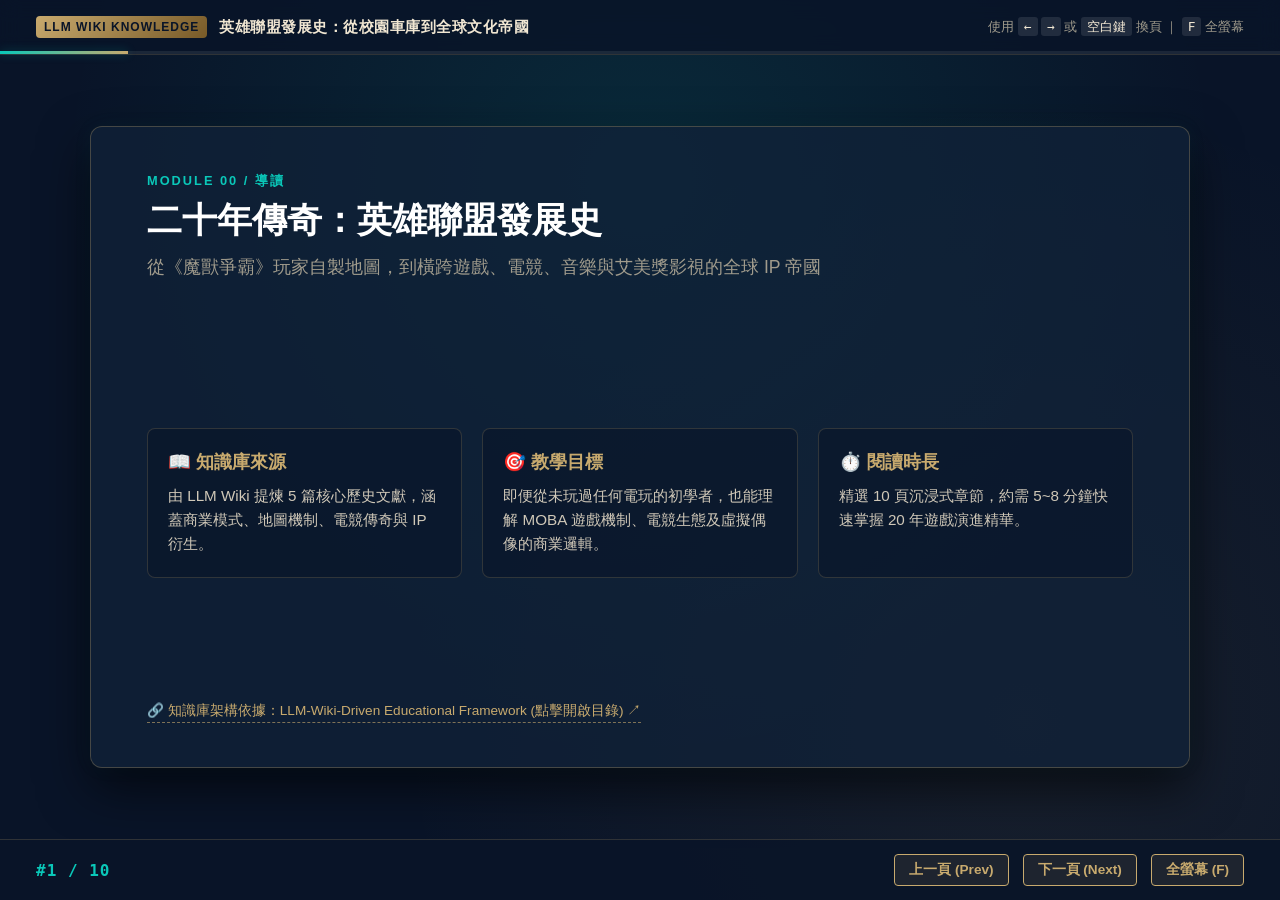
<file: index.html>
<!DOCTYPE html>
<html lang="zh-TW">
<head>
  <meta charset="UTF-8">
  <meta http-equiv="refresh" content="0; url=slides/#1">
  <title>英雄聯盟發展史 - 教學 HTML 簡報 & LLM Wiki</title>
  <style>
    body {
      background-color: #091428;
      color: #f0e6d2;
      font-family: -apple-system, BlinkMacSystemFont, "Segoe UI", Roboto, sans-serif;
      display: flex;
      flex-direction: column;
      align-items: center;
      justify-content: center;
      height: 100vh;
      margin: 0;
      text-align: center;
    }
    a {
      color: #0ac8b9;
      text-decoration: none;
      font-size: 1.2rem;
      border: 1px solid #c8aa6e;
      padding: 10px 24px;
      border-radius: 6px;
      margin-top: 20px;
      display: inline-block;
      transition: all 0.3s;
    }
    a:hover {
      background: #c8aa6e;
      color: #091428;
    }
  </style>
</head>
<body>
  <h1>英雄聯盟發展史：從校園車庫到全球文化帝國</h1>
  <p>正在為您導向教學 HTML 互動簡報...</p>
  <a href="slides/#1">點此立即進入教學簡報 (slides/#1)</a>
</body>
</html>
</file>
<file: slides/slides.css>
:root {
  --bg-primary: #091428;
  --bg-secondary: #0a1b2d;
  --bg-card: rgba(16, 34, 56, 0.75);
  --border-gold: #c8aa6e;
  --gold-glow: rgba(200, 170, 110, 0.3);
  --accent-cyan: #0ac8b9;
  --cyan-glow: rgba(10, 200, 185, 0.3);
  --text-main: #f0e6d2;
  --text-muted: #a09b8c;
  --text-highlight: #ffffff;
  --font-base: -apple-system, BlinkMacSystemFont, "Segoe UI", Roboto, "Microsoft JhengHei", sans-serif;
}

* {
  box-sizing: border-box;
  margin: 0;
  padding: 0;
}

body {
  background-color: var(--bg-primary);
  color: var(--text-main);
  font-family: var(--font-base);
  overflow: hidden;
  height: 100vh;
  width: 100vw;
  display: flex;
  flex-direction: column;
  user-select: none;
}

/* Background Atmosphere */
.bg-glow {
  position: absolute;
  top: 0;
  left: 0;
  width: 100%;
  height: 100%;
  background: radial-gradient(circle at 50% 20%, rgba(10, 200, 185, 0.12), transparent 60%),
              radial-gradient(circle at 80% 80%, rgba(200, 170, 110, 0.08), transparent 50%);
  pointer-events: none;
  z-index: 0;
}

/* Header & Progress Bar */
header {
  position: relative;
  z-index: 10;
  display: flex;
  align-items: center;
  justify-content: space-between;
  padding: 16px 36px;
  border-bottom: 1px solid rgba(200, 170, 110, 0.2);
  background: rgba(9, 20, 40, 0.85);
  backdrop-filter: blur(10px);
}

.brand {
  display: flex;
  align-items: center;
  gap: 12px;
}

.brand-badge {
  background: linear-gradient(135deg, #c8aa6e, #785a28);
  color: #091428;
  font-weight: 800;
  font-size: 0.75rem;
  padding: 4px 8px;
  border-radius: 4px;
  letter-spacing: 1px;
}

.brand-title {
  font-size: 0.95rem;
  font-weight: 600;
  color: var(--text-main);
  letter-spacing: 0.5px;
}

.progress-track {
  position: absolute;
  bottom: 0;
  left: 0;
  width: 100%;
  height: 3px;
  background: rgba(255, 255, 255, 0.08);
}

.progress-fill {
  height: 100%;
  width: 10%;
  background: linear-gradient(90deg, var(--accent-cyan), var(--border-gold));
  transition: width 0.35s ease;
  box-shadow: 0 0 10px var(--cyan-glow);
}

/* Slides Container */
.deck {
  position: relative;
  flex: 1;
  z-index: 5;
  display: flex;
  align-items: center;
  justify-content: center;
  padding: 20px 40px;
}

.slide {
  position: absolute;
  width: 90%;
  max-width: 1100px;
  height: 82%;
  max-height: 680px;
  background: var(--bg-card);
  border: 1px solid rgba(200, 170, 110, 0.3);
  border-radius: 12px;
  box-shadow: 0 20px 50px rgba(0, 0, 0, 0.6), 0 0 20px rgba(10, 200, 185, 0.05);
  padding: 44px 56px;
  display: flex;
  flex-direction: column;
  justify-content: space-between;
  opacity: 0;
  pointer-events: none;
  transform: translateY(20px) scale(0.98);
  transition: all 0.4s cubic-bezier(0.16, 1, 0.3, 1);
  overflow-y: auto;
}

.slide.active {
  opacity: 1;
  pointer-events: auto;
  transform: translateY(0) scale(1);
}

/* Slide Typography & Elements */
.slide-category {
  display: inline-block;
  font-size: 0.8rem;
  font-weight: 700;
  text-transform: uppercase;
  color: var(--accent-cyan);
  letter-spacing: 2px;
  margin-bottom: 8px;
}

.slide-title {
  font-size: 2.2rem;
  font-weight: 700;
  color: var(--text-highlight);
  margin-bottom: 12px;
  line-height: 1.25;
}

.slide-subtitle {
  font-size: 1.1rem;
  color: var(--text-muted);
  margin-bottom: 24px;
  line-height: 1.5;
}

.slide-body {
  flex: 1;
  display: flex;
  flex-direction: column;
  justify-content: center;
  gap: 20px;
}

/* Grids and Cards */
.grid-2 {
  display: grid;
  grid-template-columns: 1fr 1fr;
  gap: 24px;
}

.grid-3 {
  display: grid;
  grid-template-columns: 1fr 1fr 1fr;
  gap: 20px;
}

.card {
  background: rgba(9, 20, 40, 0.6);
  border: 1px solid rgba(200, 170, 110, 0.2);
  border-radius: 8px;
  padding: 20px;
  transition: transform 0.2s, border-color 0.2s;
}

.card:hover {
  transform: translateY(-2px);
  border-color: var(--accent-cyan);
}

.card-title {
  font-size: 1.15rem;
  font-weight: 600;
  color: var(--border-gold);
  margin-bottom: 10px;
  display: flex;
  align-items: center;
  gap: 8px;
}

.card-text {
  font-size: 0.95rem;
  line-height: 1.6;
  color: #d0c8b8;
}

/* Key Metrics / Highlights */
.stat-box {
  display: flex;
  flex-direction: column;
  align-items: center;
  text-align: center;
  background: rgba(10, 200, 185, 0.05);
  border: 1px dashed rgba(10, 200, 185, 0.3);
  border-radius: 8px;
  padding: 16px;
}

.stat-number {
  font-size: 2.4rem;
  font-weight: 800;
  color: var(--accent-cyan);
}

.stat-label {
  font-size: 0.85rem;
  color: var(--text-muted);
  margin-top: 4px;
}

/* Timeline Components */
.timeline {
  display: flex;
  flex-direction: column;
  gap: 14px;
  position: relative;
  padding-left: 20px;
  border-left: 2px solid rgba(200, 170, 110, 0.3);
}

.timeline-item {
  position: relative;
}

.timeline-item::before {
  content: "";
  position: absolute;
  left: -27px;
  top: 4px;
  width: 12px;
  height: 12px;
  border-radius: 50%;
  background: var(--accent-cyan);
  box-shadow: 0 0 8px var(--accent-cyan);
}

.timeline-year {
  font-size: 0.85rem;
  font-weight: 700;
  color: var(--border-gold);
}

.timeline-desc {
  font-size: 0.95rem;
  color: #ded6c5;
}

/* Footer & Controls */
footer {
  position: relative;
  z-index: 10;
  display: flex;
  align-items: center;
  justify-content: space-between;
  padding: 14px 36px;
  background: rgba(9, 20, 40, 0.9);
  border-top: 1px solid rgba(200, 170, 110, 0.2);
}

.controls {
  display: flex;
  align-items: center;
  gap: 14px;
}

.btn-nav {
  background: rgba(200, 170, 110, 0.1);
  border: 1px solid var(--border-gold);
  color: var(--border-gold);
  padding: 6px 14px;
  border-radius: 4px;
  cursor: pointer;
  font-weight: 600;
  font-size: 0.85rem;
  transition: all 0.2s;
}

.btn-nav:hover {
  background: var(--border-gold);
  color: #091428;
}

.slide-counter {
  font-family: monospace;
  font-size: 1rem;
  color: var(--accent-cyan);
  font-weight: 700;
  letter-spacing: 1px;
}

.shortcuts {
  font-size: 0.8rem;
  color: var(--text-muted);
}

.key-badge {
  background: rgba(255, 255, 255, 0.1);
  padding: 2px 6px;
  border-radius: 3px;
  font-family: monospace;
  color: var(--text-main);
}

.slide-footer-link {
  display: inline-flex;
  align-items: center;
  gap: 6px;
  font-size: 0.85rem;
  color: var(--border-gold);
  text-decoration: none;
  border-bottom: 1px dashed rgba(200, 170, 110, 0.6);
  padding-bottom: 2px;
  transition: all 0.2s ease;
  cursor: pointer;
}

.slide-footer-link:hover {
  color: var(--accent-cyan);
  border-bottom-color: var(--accent-cyan);
  transform: translateX(2px);
}
</file>
